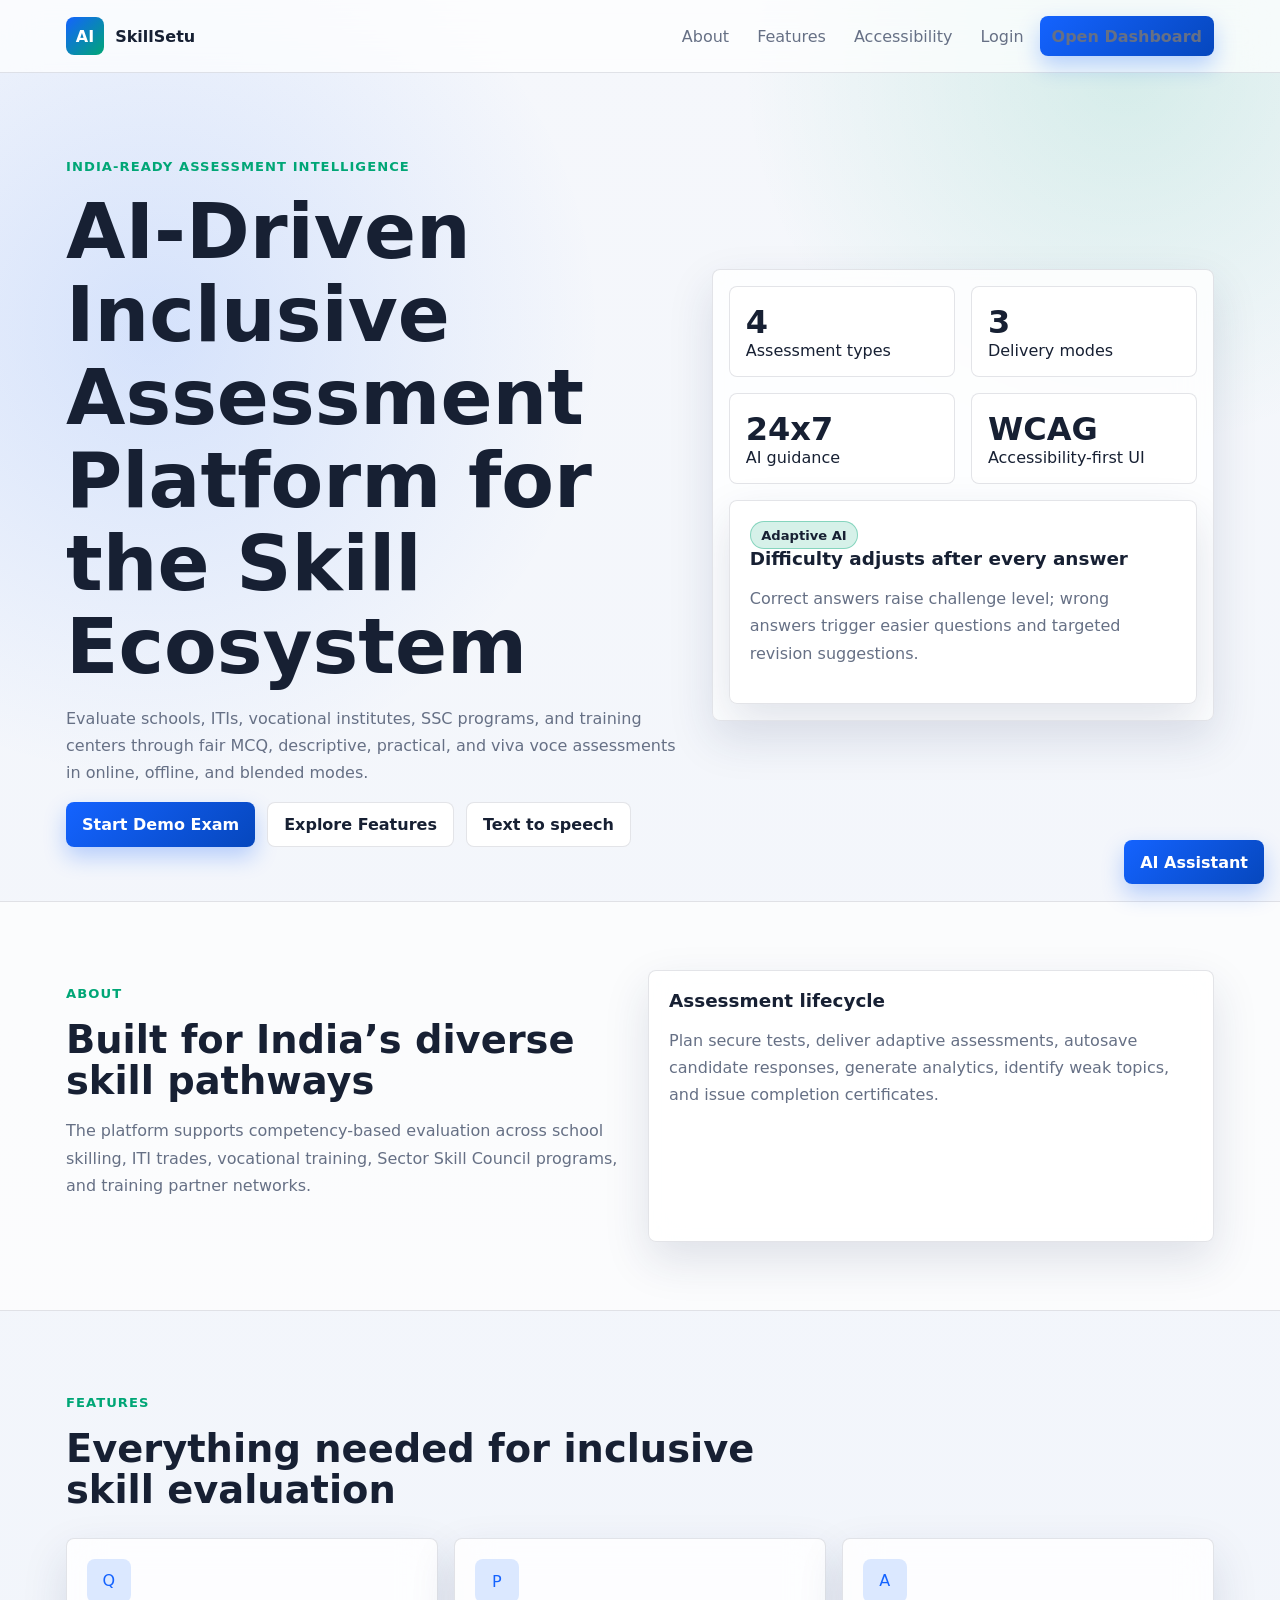
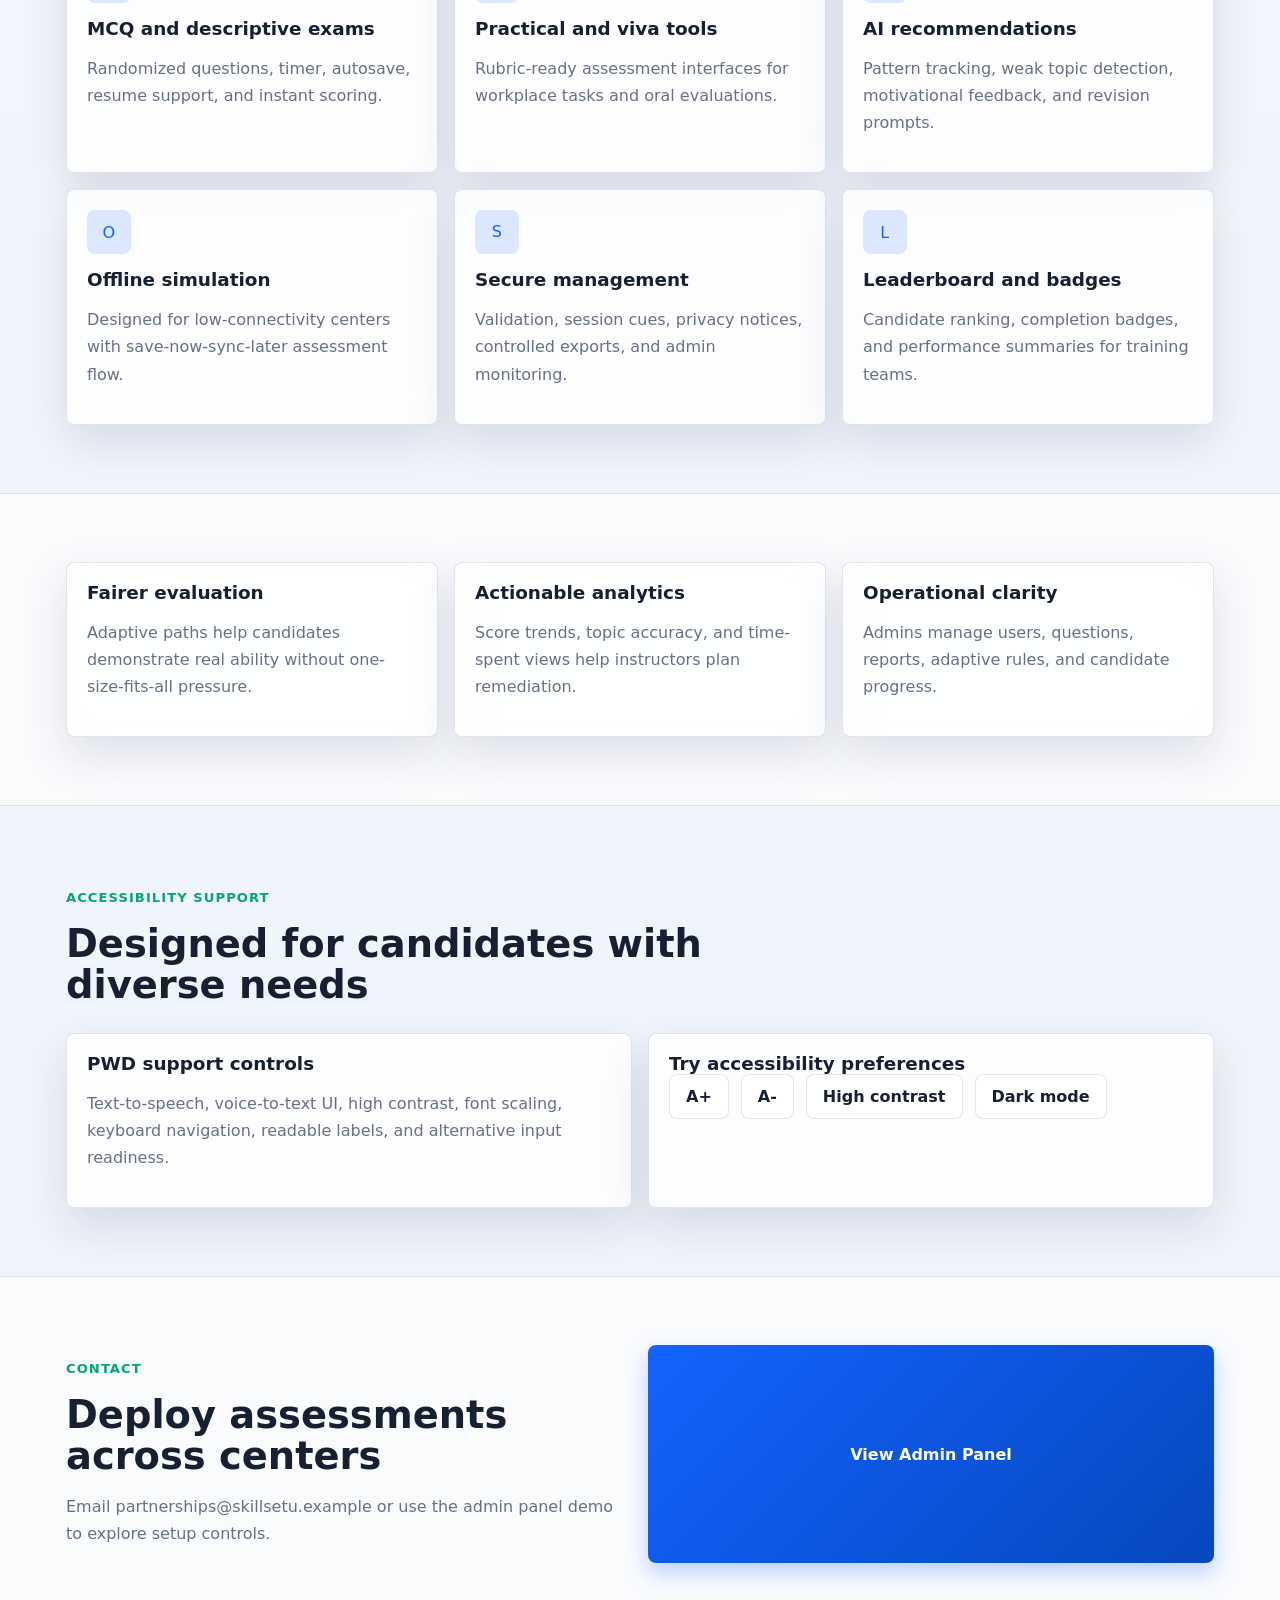
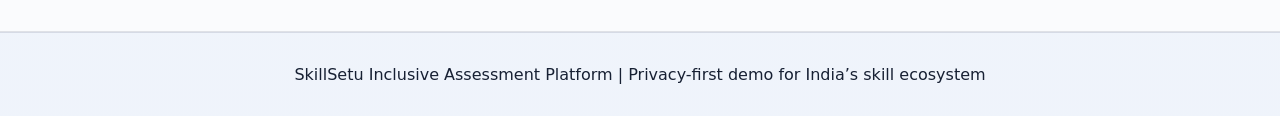
<file: index.html>
<!DOCTYPE html>
<html lang="en">
<head>
  <meta charset="UTF-8">
  <meta name="viewport" content="width=device-width, initial-scale=1.0">
  <title>Inclusive Skill Assessment Platform</title>
  <link rel="stylesheet" href="style.css">
</head>
<body data-page="home">
  <a class="skip-link" href="#main">Skip to main content</a>
  <header class="site-header">
    <nav class="nav" aria-label="Primary navigation">
      <a class="brand" href="index.html"><span class="brand-mark">AI</span><span>SkillSetu</span></a>
      <button class="icon-btn nav-toggle" aria-label="Open menu">Menu</button>
      <ul class="nav-links">
        <li><a href="#about">About</a></li>
        <li><a href="#features">Features</a></li>
        <li><a href="#accessibility">Accessibility</a></li>
        <li><a href="login.html">Login</a></li>
        <li><a class="btn btn-primary" href="dashboard.html">Open Dashboard</a></li>
      </ul>
    </nav>
  </header>

  <main id="main">
    <section class="container hero">
      <div class="hero-copy">
        <p class="eyebrow">India-ready assessment intelligence</p>
        <h1>AI-Driven Inclusive Assessment Platform for the Skill Ecosystem</h1>
        <p>Evaluate schools, ITIs, vocational institutes, SSC programs, and training centers through fair MCQ, descriptive, practical, and viva voce assessments in online, offline, and blended modes.</p>
        <div class="hero-actions">
          <a class="btn btn-primary" href="exam.html">Start Demo Exam</a>
          <a class="btn btn-secondary" href="#features">Explore Features</a>
          <button class="btn btn-secondary" data-tts="SkillSetu supports accessible AI driven assessments for India.">Text to speech</button>
        </div>
      </div>
      <aside class="hero-panel" aria-label="Platform highlights">
        <div class="metric-grid">
          <div class="metric"><strong>4</strong><span>Assessment types</span></div>
          <div class="metric"><strong>3</strong><span>Delivery modes</span></div>
          <div class="metric"><strong>24x7</strong><span>AI guidance</span></div>
          <div class="metric"><strong>WCAG</strong><span>Accessibility-first UI</span></div>
        </div>
        <div class="card" style="margin-top:1rem">
          <span class="badge">Adaptive AI</span>
          <h3>Difficulty adjusts after every answer</h3>
          <p>Correct answers raise challenge level; wrong answers trigger easier questions and targeted revision suggestions.</p>
        </div>
      </aside>
    </section>

    <section id="about" class="band">
      <div class="container grid grid-2">
        <div class="section-head">
          <p class="eyebrow">About</p>
          <h2>Built for India’s diverse skill pathways</h2>
          <p>The platform supports competency-based evaluation across school skilling, ITI trades, vocational training, Sector Skill Council programs, and training partner networks.</p>
        </div>
        <div class="card">
          <h3>Assessment lifecycle</h3>
          <p>Plan secure tests, deliver adaptive assessments, autosave candidate responses, generate analytics, identify weak topics, and issue completion certificates.</p>
        </div>
      </div>
    </section>

    <section id="features" class="container">
      <div class="section-head">
        <p class="eyebrow">Features</p>
        <h2>Everything needed for inclusive skill evaluation</h2>
      </div>
      <div class="grid grid-3">
        <article class="card"><span class="card-icon">Q</span><h3>MCQ and descriptive exams</h3><p>Randomized questions, timer, autosave, resume support, and instant scoring.</p></article>
        <article class="card"><span class="card-icon">P</span><h3>Practical and viva tools</h3><p>Rubric-ready assessment interfaces for workplace tasks and oral evaluations.</p></article>
        <article class="card"><span class="card-icon">A</span><h3>AI recommendations</h3><p>Pattern tracking, weak topic detection, motivational feedback, and revision prompts.</p></article>
        <article class="card"><span class="card-icon">O</span><h3>Offline simulation</h3><p>Designed for low-connectivity centers with save-now-sync-later assessment flow.</p></article>
        <article class="card"><span class="card-icon">S</span><h3>Secure management</h3><p>Validation, session cues, privacy notices, controlled exports, and admin monitoring.</p></article>
        <article class="card"><span class="card-icon">L</span><h3>Leaderboard and badges</h3><p>Candidate ranking, completion badges, and performance summaries for training teams.</p></article>
      </div>
    </section>

    <section class="band">
      <div class="container grid grid-3">
        <article class="card"><h3>Fairer evaluation</h3><p>Adaptive paths help candidates demonstrate real ability without one-size-fits-all pressure.</p></article>
        <article class="card"><h3>Actionable analytics</h3><p>Score trends, topic accuracy, and time-spent views help instructors plan remediation.</p></article>
        <article class="card"><h3>Operational clarity</h3><p>Admins manage users, questions, reports, adaptive rules, and candidate progress.</p></article>
      </div>
    </section>

    <section id="accessibility" class="container">
      <div class="section-head">
        <p class="eyebrow">Accessibility support</p>
        <h2>Designed for candidates with diverse needs</h2>
      </div>
      <div class="grid grid-2">
        <article class="card"><h3>PWD support controls</h3><p>Text-to-speech, voice-to-text UI, high contrast, font scaling, keyboard navigation, readable labels, and alternative input readiness.</p></article>
        <article class="card">
          <h3>Try accessibility preferences</h3>
          <div class="toolbar">
            <button class="btn btn-secondary" data-font="0.1">A+</button>
            <button class="btn btn-secondary" data-font="-0.1">A-</button>
            <button class="btn btn-secondary" data-contrast-toggle>High contrast</button>
            <button class="btn btn-secondary" data-dark-toggle>Dark mode</button>
          </div>
        </article>
      </div>
    </section>

    <section id="contact" class="band">
      <div class="container grid grid-2">
        <div>
          <p class="eyebrow">Contact</p>
          <h2>Deploy assessments across centers</h2>
          <p>Email partnerships@skillsetu.example or use the admin panel demo to explore setup controls.</p>
        </div>
        <a class="btn btn-primary" href="admin.html">View Admin Panel</a>
      </div>
    </section>
  </main>

  <button id="chatBtn" class="btn btn-primary floating-chat">AI Assistant</button>
  <section id="chatbot" class="chatbot" aria-label="AI chatbot assistant">
    <h3>AI Assessment Assistant</h3>
    <div id="chatLog"><p><strong>AI:</strong> Ask about revision, accessibility, or exam readiness.</p></div>
    <form id="chatForm" class="form-row"><input id="chatInput" aria-label="Chat message" placeholder="Type a question"><button class="btn btn-primary">Send</button></form>
  </section>

  <footer>SkillSetu Inclusive Assessment Platform | Privacy-first demo for India’s skill ecosystem</footer>
  <script src="script.js"></script>
</body>
</html>
</file>
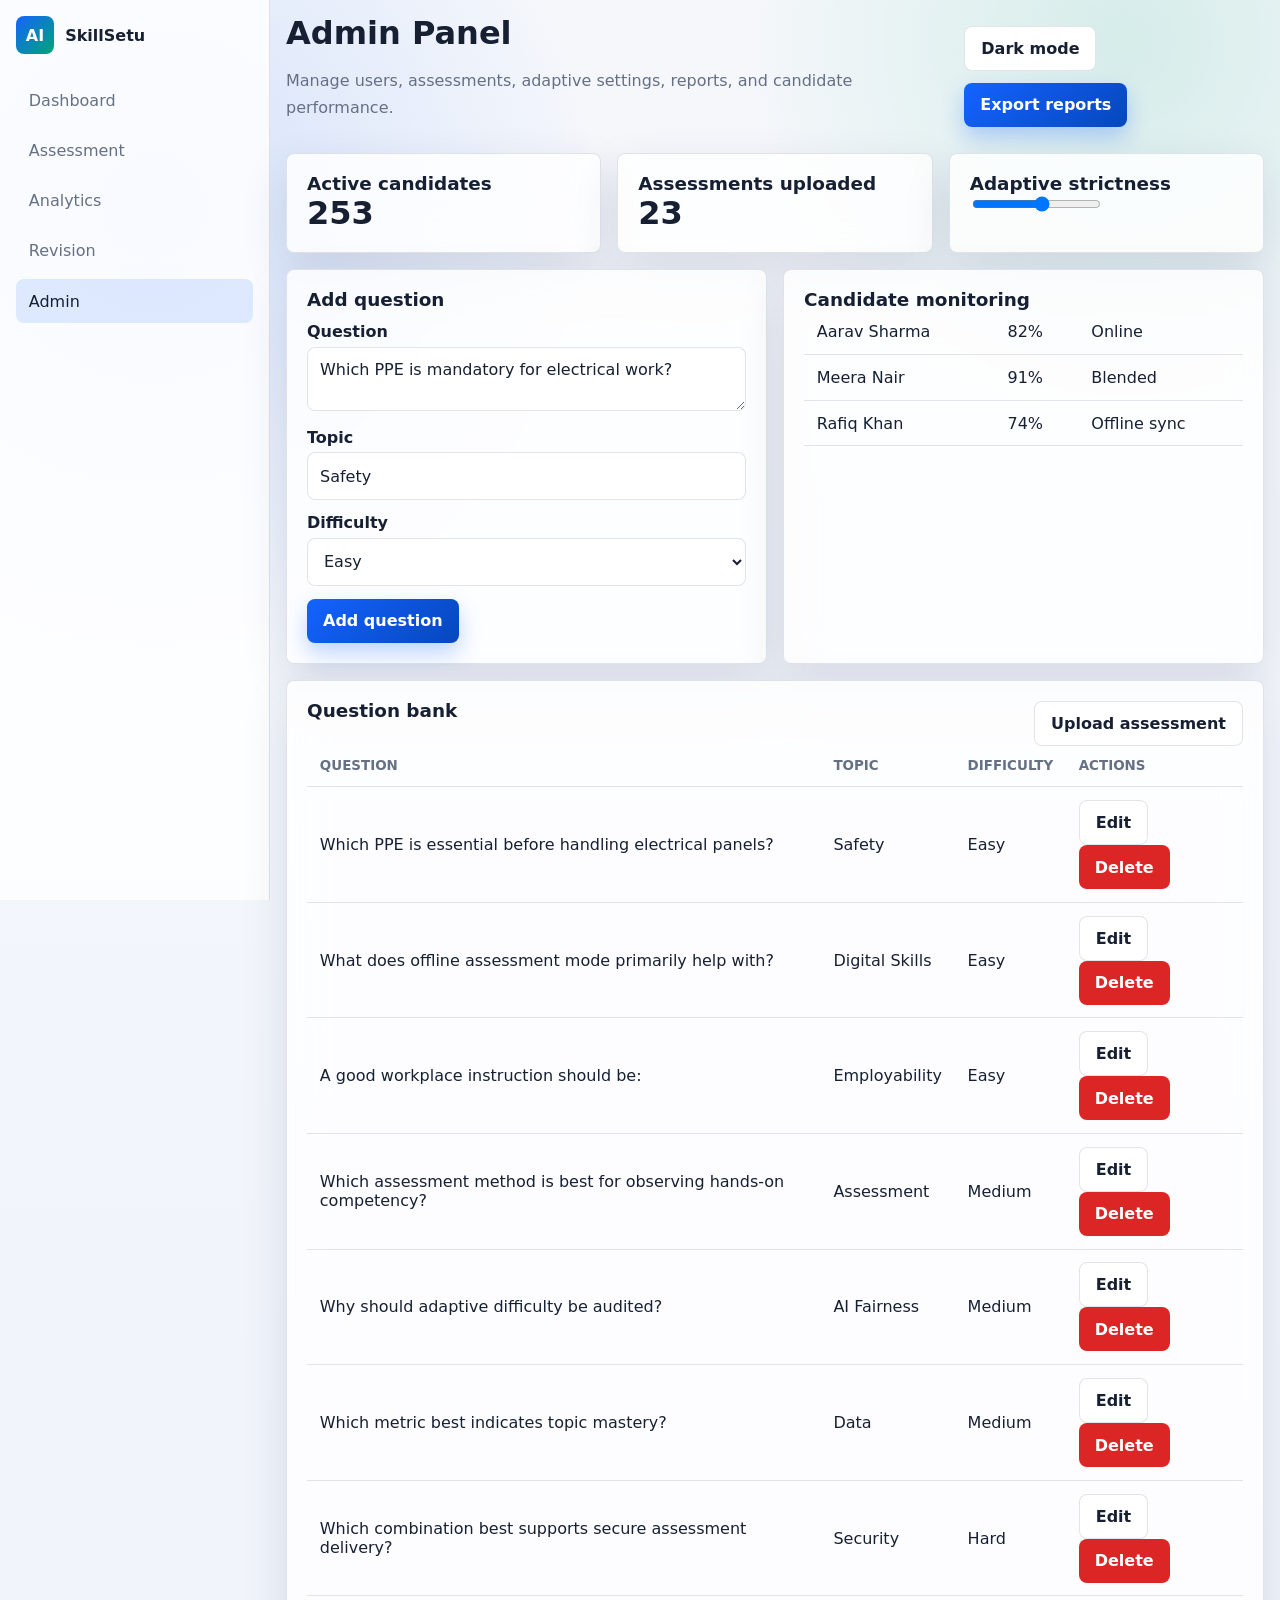
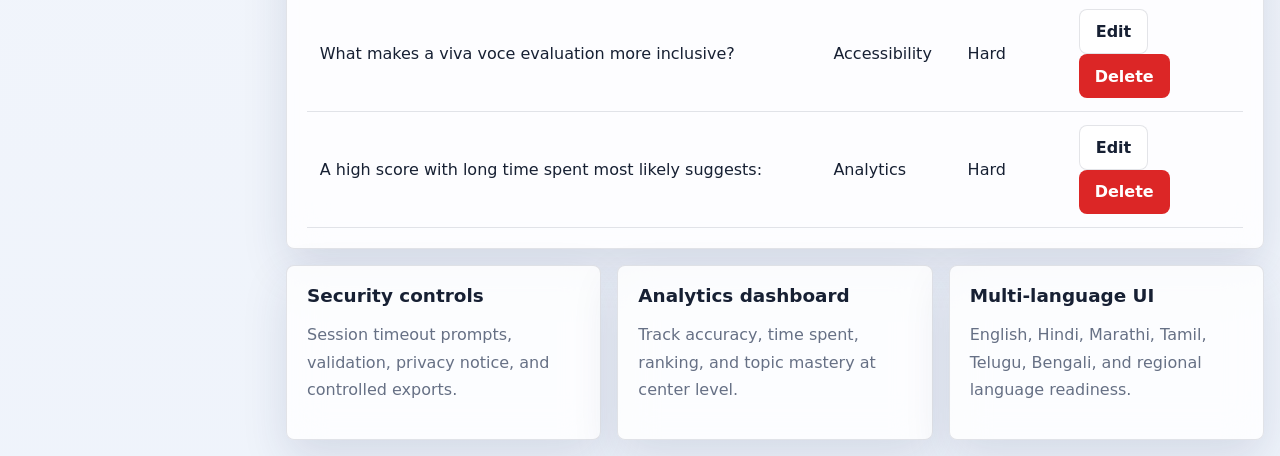
<file: admin.html>
<!DOCTYPE html>
<html lang="en">
<head>
  <meta charset="UTF-8">
  <meta name="viewport" content="width=device-width, initial-scale=1.0">
  <title>Admin Panel | SkillSetu</title>
  <link rel="stylesheet" href="style.css">
</head>
<body data-page="admin">
  <div class="app-layout">
    <aside class="sidebar">
      <a class="brand" href="index.html"><span class="brand-mark">AI</span><span>SkillSetu</span></a>
      <nav class="side-nav"><a href="dashboard.html">Dashboard</a><a href="exam.html">Assessment</a><a href="analytics.html">Analytics</a><a href="revision.html">Revision</a><a class="active" href="admin.html">Admin</a></nav>
    </aside>
    <main class="main">
      <div class="topbar">
        <div><h1 style="font-size:2rem">Admin Panel</h1><p>Manage users, assessments, adaptive settings, reports, and candidate performance.</p></div>
        <div class="toolbar"><button class="btn btn-secondary" data-dark-toggle>Dark mode</button><button class="btn btn-primary">Export reports</button></div>
      </div>

      <section class="grid grid-3">
        <article class="dashboard-card"><h3>Active candidates</h3><div class="stat" data-target="340">0</div></article>
        <article class="dashboard-card"><h3>Assessments uploaded</h3><div class="stat" data-target="28">0</div></article>
        <article class="dashboard-card"><h3>Adaptive strictness</h3><input type="range" min="1" max="10" value="6" aria-label="Adaptive difficulty strictness"></article>
      </section>

      <section class="grid grid-2" style="margin-top:1rem">
        <article class="card">
          <h3>Add question</h3>
          <form id="questionForm">
            <div class="field"><label>Question</label><textarea id="adminQuestion" required>Which PPE is mandatory for electrical work?</textarea></div>
            <div class="field"><label>Topic</label><input id="adminTopic" value="Safety" required></div>
            <div class="field"><label>Difficulty</label><select id="adminDifficulty"><option>Easy</option><option>Medium</option><option>Hard</option></select></div>
            <button class="btn btn-primary">Add question</button>
          </form>
        </article>
        <article class="card">
          <h3>Candidate monitoring</h3>
          <table><tr><td>Aarav Sharma</td><td>82%</td><td>Online</td></tr><tr><td>Meera Nair</td><td>91%</td><td>Blended</td></tr><tr><td>Rafiq Khan</td><td>74%</td><td>Offline sync</td></tr></table>
        </article>
      </section>

      <section class="card" style="margin-top:1rem">
        <div class="toolbar" style="justify-content:space-between"><h3>Question bank</h3><button class="btn btn-secondary">Upload assessment</button></div>
        <div class="table-wrap">
          <table>
            <thead><tr><th>Question</th><th>Topic</th><th>Difficulty</th><th>Actions</th></tr></thead>
            <tbody id="questionTable"></tbody>
          </table>
        </div>
      </section>

      <section class="grid grid-3" style="margin-top:1rem">
        <article class="card"><h3>Security controls</h3><p>Session timeout prompts, validation, privacy notice, and controlled exports.</p></article>
        <article class="card"><h3>Analytics dashboard</h3><p>Track accuracy, time spent, ranking, and topic mastery at center level.</p></article>
        <article class="card"><h3>Multi-language UI</h3><p>English, Hindi, Marathi, Tamil, Telugu, Bengali, and regional language readiness.</p></article>
      </section>
    </main>
  </div>
  <script src="script.js"></script>
</body>
</html>
</file>
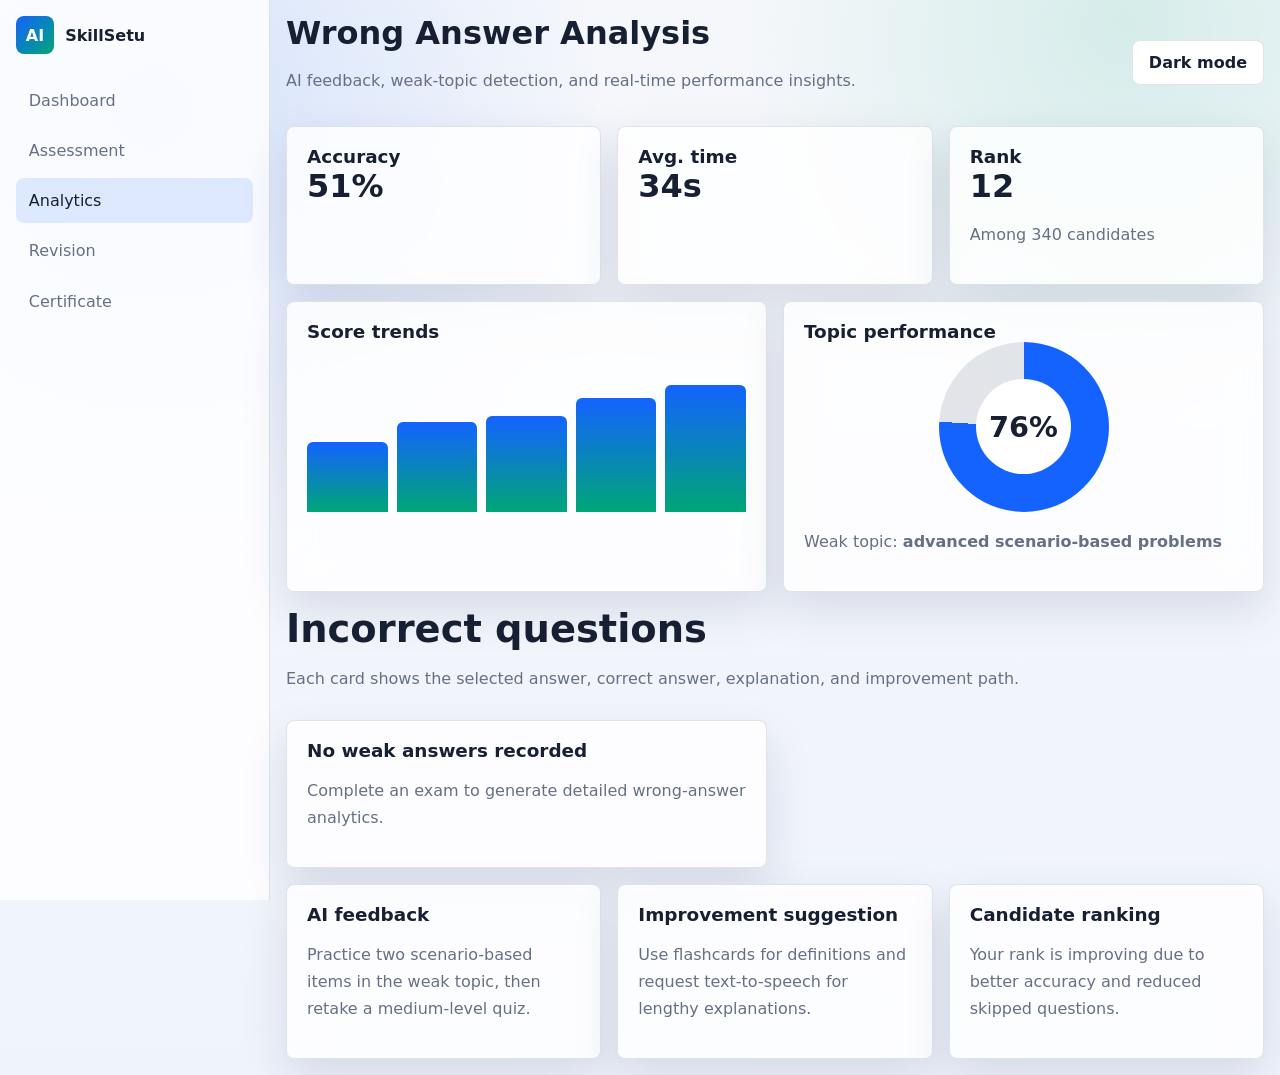
<file: analytics.html>
<!DOCTYPE html>
<html lang="en">
<head>
  <meta charset="UTF-8">
  <meta name="viewport" content="width=device-width, initial-scale=1.0">
  <title>Analytics | SkillSetu</title>
  <link rel="stylesheet" href="style.css">
</head>
<body data-page="analytics">
  <div class="app-layout">
    <aside class="sidebar">
      <a class="brand" href="index.html"><span class="brand-mark">AI</span><span>SkillSetu</span></a>
      <nav class="side-nav"><a href="dashboard.html">Dashboard</a><a href="exam.html">Assessment</a><a class="active" href="analytics.html">Analytics</a><a href="revision.html">Revision</a><a href="certificate.html">Certificate</a></nav>
    </aside>
    <main class="main">
      <div class="topbar">
        <div><h1 style="font-size:2rem">Wrong Answer Analysis</h1><p>AI feedback, weak-topic detection, and real-time performance insights.</p></div>
        <button class="btn btn-secondary" data-dark-toggle>Dark mode</button>
      </div>

      <section class="grid grid-4 grid-3">
        <article class="dashboard-card"><h3>Accuracy</h3><div class="stat" data-target="82" data-suffix="%">0%</div></article>
        <article class="dashboard-card"><h3>Avg. time</h3><div class="stat" data-target="54" data-suffix="s">0s</div></article>
        <article class="dashboard-card"><h3>Rank</h3><div class="stat" data-target="12">0</div><p>Among 340 candidates</p></article>
      </section>

      <section class="grid grid-2" style="margin-top:1rem">
        <article class="dashboard-card">
          <h3>Score trends</h3>
          <div class="chart"><span class="bar" style="height:45%"></span><span class="bar" style="height:58%"></span><span class="bar" style="height:62%"></span><span class="bar" style="height:74%"></span><span class="bar" style="height:82%"></span></div>
        </article>
        <article class="dashboard-card">
          <h3>Topic performance</h3>
          <div class="donut" style="--value:76"><strong>76%</strong></div>
          <p>Weak topic: <strong id="weakTopic">Safety</strong></p>
        </article>
      </section>

      <section style="margin-top:1rem">
        <div class="section-head"><h2>Incorrect questions</h2><p>Each card shows the selected answer, correct answer, explanation, and improvement path.</p></div>
        <div id="wrongList" class="grid grid-2"></div>
      </section>

      <section class="grid grid-3" style="margin-top:1rem">
        <article class="card"><h3>AI feedback</h3><p>Practice two scenario-based items in the weak topic, then retake a medium-level quiz.</p></article>
        <article class="card"><h3>Improvement suggestion</h3><p>Use flashcards for definitions and request text-to-speech for lengthy explanations.</p></article>
        <article class="card"><h3>Candidate ranking</h3><p>Your rank is improving due to better accuracy and reduced skipped questions.</p></article>
      </section>
    </main>
  </div>
  <script src="script.js"></script>
</body>
</html>
</file>
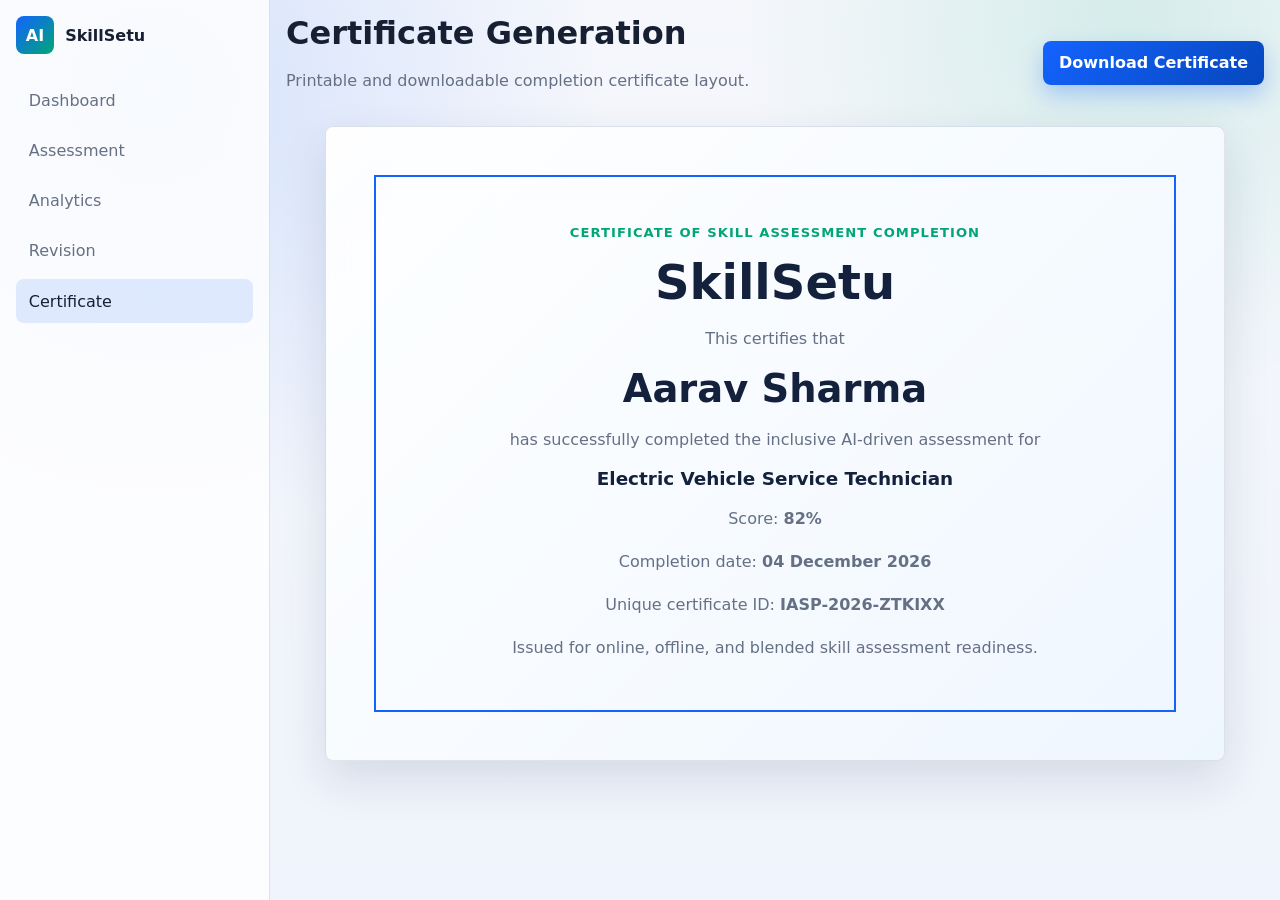
<file: certificate.html>
<!DOCTYPE html>
<html lang="en">
<head>
  <meta charset="UTF-8">
  <meta name="viewport" content="width=device-width, initial-scale=1.0">
  <title>Certificate | SkillSetu</title>
  <link rel="stylesheet" href="style.css">
</head>
<body data-page="certificate">
  <div class="app-layout">
    <aside class="sidebar no-print">
      <a class="brand" href="index.html"><span class="brand-mark">AI</span><span>SkillSetu</span></a>
      <nav class="side-nav"><a href="dashboard.html">Dashboard</a><a href="exam.html">Assessment</a><a href="analytics.html">Analytics</a><a href="revision.html">Revision</a><a class="active" href="certificate.html">Certificate</a></nav>
    </aside>
    <main class="main">
      <div class="topbar no-print">
        <div><h1 style="font-size:2rem">Certificate Generation</h1><p>Printable and downloadable completion certificate layout.</p></div>
        <button id="downloadCert" class="btn btn-primary">Download Certificate</button>
      </div>
      <section class="certificate" aria-label="Completion certificate">
        <div class="certificate-border">
          <p class="eyebrow">Certificate of Skill Assessment Completion</p>
          <h1 style="font-size:3rem">SkillSetu</h1>
          <p>This certifies that</p>
          <h2 id="certName">Candidate Name</h2>
          <p>has successfully completed the inclusive AI-driven assessment for</p>
          <h3 id="certCourse">Course Name</h3>
          <p>Score: <strong id="certScore">82%</strong></p>
          <p>Completion date: <strong id="certDate"></strong></p>
          <p>Unique certificate ID: <strong id="certId"></strong></p>
          <p>Issued for online, offline, and blended skill assessment readiness.</p>
        </div>
      </section>
    </main>
  </div>
  <script src="script.js"></script>
</body>
</html>
</file>
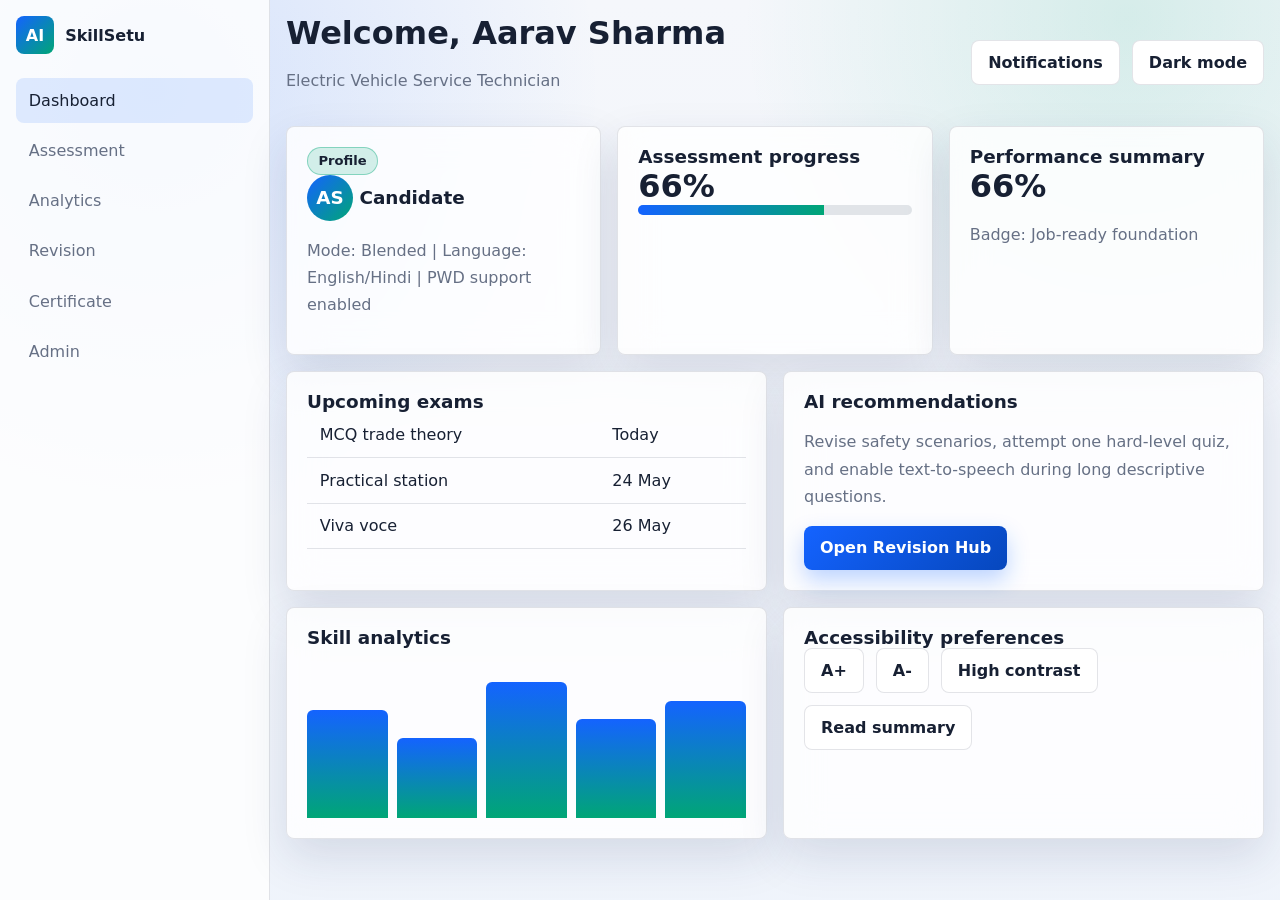
<file: dashboard.html>
<!DOCTYPE html>
<html lang="en">
<head>
  <meta charset="UTF-8">
  <meta name="viewport" content="width=device-width, initial-scale=1.0">
  <title>Dashboard | SkillSetu</title>
  <link rel="stylesheet" href="style.css">
</head>
<body data-page="dashboard">
  <a class="skip-link" href="#main">Skip to main content</a>
  <div class="app-layout">
    <aside class="sidebar">
      <a class="brand" href="index.html"><span class="brand-mark">AI</span><span>SkillSetu</span></a>
      <nav class="side-nav" aria-label="Dashboard navigation">
        <a class="active" href="dashboard.html">Dashboard</a>
        <a href="exam.html">Assessment</a>
        <a href="analytics.html">Analytics</a>
        <a href="revision.html">Revision</a>
        <a href="certificate.html">Certificate</a>
        <a href="admin.html">Admin</a>
      </nav>
    </aside>
    <main id="main" class="main">
      <div class="topbar">
        <div><h1 style="font-size:2rem">Welcome, <span class="candidate-name"></span></h1><p class="candidate-course"></p></div>
        <div class="toolbar">
          <button id="notifyBtn" class="btn btn-secondary">Notifications</button>
          <button class="btn btn-secondary" data-dark-toggle>Dark mode</button>
        </div>
      </div>

      <section class="grid grid-3">
        <article class="dashboard-card"><span class="badge">Profile</span><h3><span class="avatar">AS</span> Candidate</h3><p>Mode: Blended | Language: English/Hindi | PWD support enabled</p></article>
        <article class="dashboard-card"><h3>Assessment progress</h3><div class="stat" data-target="68" data-suffix="%">0%</div><div class="progress"><span style="width:68%"></span></div></article>
        <article class="dashboard-card"><h3>Performance summary</h3><div class="stat" data-target="82" data-suffix="%">0%</div><p>Badge: Job-ready foundation</p></article>
      </section>

      <section class="grid grid-2" style="margin-top:1rem">
        <article class="dashboard-card">
          <h3>Upcoming exams</h3>
          <table><tr><td>MCQ trade theory</td><td>Today</td></tr><tr><td>Practical station</td><td>24 May</td></tr><tr><td>Viva voce</td><td>26 May</td></tr></table>
        </article>
        <article class="dashboard-card">
          <h3>AI recommendations</h3>
          <p>Revise safety scenarios, attempt one hard-level quiz, and enable text-to-speech during long descriptive questions.</p>
          <a class="btn btn-primary" href="revision.html">Open Revision Hub</a>
        </article>
      </section>

      <section class="grid grid-2" style="margin-top:1rem">
        <article class="dashboard-card"><h3>Skill analytics</h3><div class="chart" aria-label="Skill chart"><span class="bar" style="height:70%"></span><span class="bar" style="height:52%"></span><span class="bar" style="height:88%"></span><span class="bar" style="height:64%"></span><span class="bar" style="height:76%"></span></div></article>
        <article class="dashboard-card">
          <h3>Accessibility preferences</h3>
          <div class="toolbar">
            <button class="btn btn-secondary" data-font="0.1">A+</button>
            <button class="btn btn-secondary" data-font="-0.1">A-</button>
            <button class="btn btn-secondary" data-contrast-toggle>High contrast</button>
            <button class="btn btn-secondary" data-tts="Dashboard summary. Your progress is sixty eight percent and your score trend is improving.">Read summary</button>
          </div>
        </article>
      </section>
    </main>
  </div>
  <section id="notificationPanel" class="notification-panel"><h3>Notifications</h3><p>Autosave enabled for exam resume.</p><p>Offline pack synced for practical assessment.</p></section>
  <script src="script.js"></script>
</body>
</html>
</file>
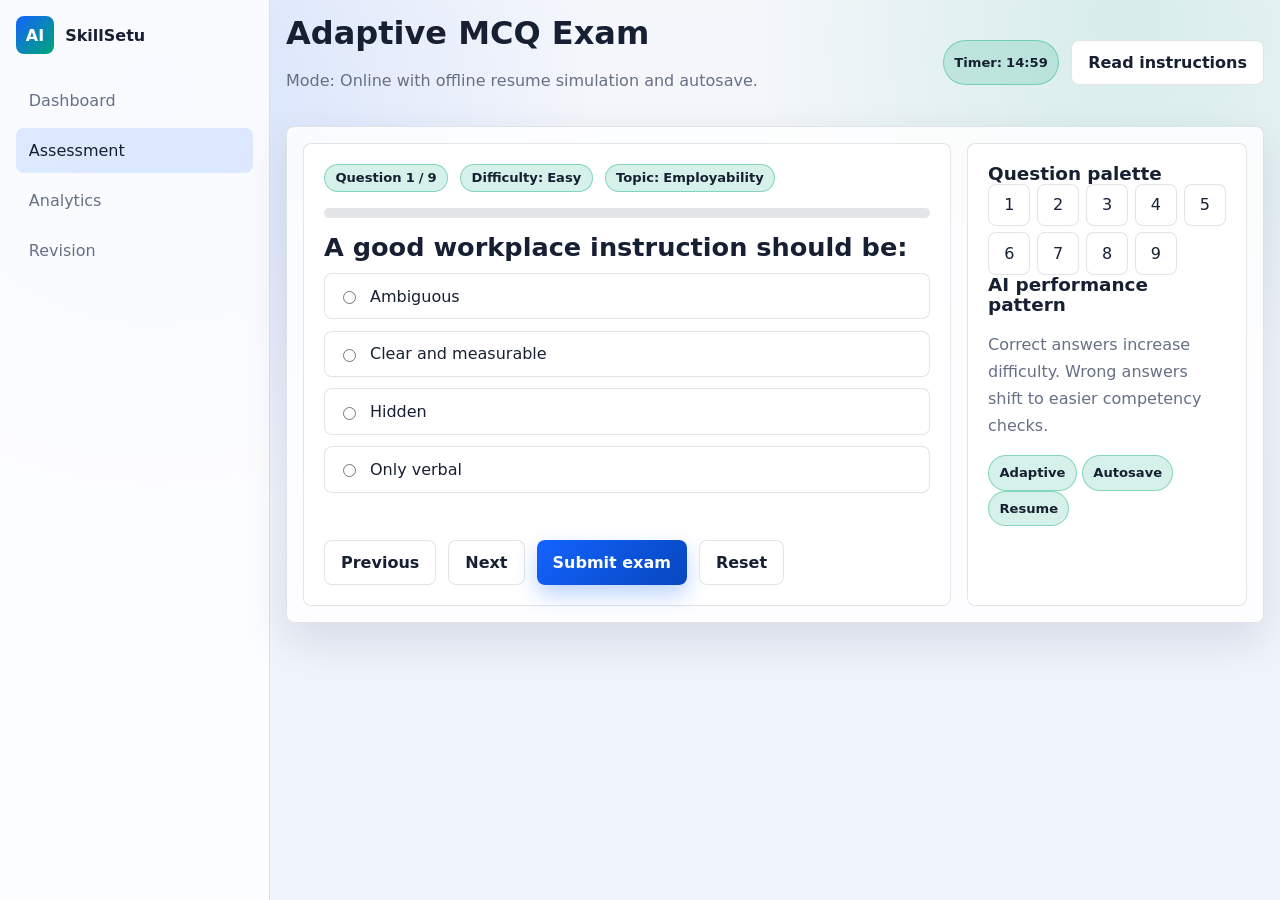
<file: exam.html>
<!DOCTYPE html>
<html lang="en">
<head>
  <meta charset="UTF-8">
  <meta name="viewport" content="width=device-width, initial-scale=1.0">
  <title>Adaptive Exam | SkillSetu</title>
  <link rel="stylesheet" href="style.css?v=5">
</head>
<body data-page="exam">
  <div class="app-layout">
    <aside class="sidebar">
      <a class="brand" href="index.html"><span class="brand-mark">AI</span><span>SkillSetu</span></a>
      <nav class="side-nav"><a href="dashboard.html">Dashboard</a><a class="active" href="exam.html">Assessment</a><a href="analytics.html">Analytics</a><a href="revision.html">Revision</a></nav>
    </aside>
    <main class="main">
      <div class="topbar">
        <div><h1 style="font-size:2rem">Adaptive MCQ Exam</h1><p>Mode: Online with offline resume simulation and autosave.</p></div>
        <div class="toolbar"><span class="badge">Timer: <strong id="timer">15:00</strong></span><button class="btn btn-secondary" data-tts="Read the question carefully and choose one option.">Read instructions</button></div>
      </div>
      <div id="examResult" aria-live="polite"></div>
      <section class="exam-shell" aria-live="polite">
        <div class="question-box">
          <div class="toolbar"><span class="badge">Question <span id="questionNumber">1</span> / <span id="totalQuestions">0</span></span><span class="badge">Difficulty: <span id="difficulty">Easy</span></span><span class="badge">Topic: <span id="topic">Safety</span></span></div>
          <div class="progress" style="margin:1rem 0"><span id="progressBar" style="width:0%"></span></div>
          <h2 id="questionText" style="font-size:1.6rem"></h2>
          <div id="options" role="radiogroup" aria-label="Answer options"></div>
          <p id="examMessage" class="error" aria-live="polite"></p>
          <div class="toolbar"><button id="prevQuestion" class="btn btn-secondary">Previous</button><button id="nextQuestion" class="btn btn-secondary">Next</button><button id="submitExam" class="btn btn-primary">Submit exam</button><button id="resetExam" class="btn btn-secondary" type="button">Reset</button></div>
        </div>
        <aside class="question-box">
          <h3>Question palette</h3>
          <div id="palette" class="palette"></div>
          <h3>AI performance pattern</h3>
          <p>Correct answers increase difficulty. Wrong answers shift to easier competency checks.</p>
          <p><span class="badge">Adaptive</span> <span class="badge">Autosave</span> <span class="badge">Resume</span></p>
        </aside>
      </section>
    </main>
  </div>
  <script src="script.js?v=5"></script>
</body>
</html>
</file>
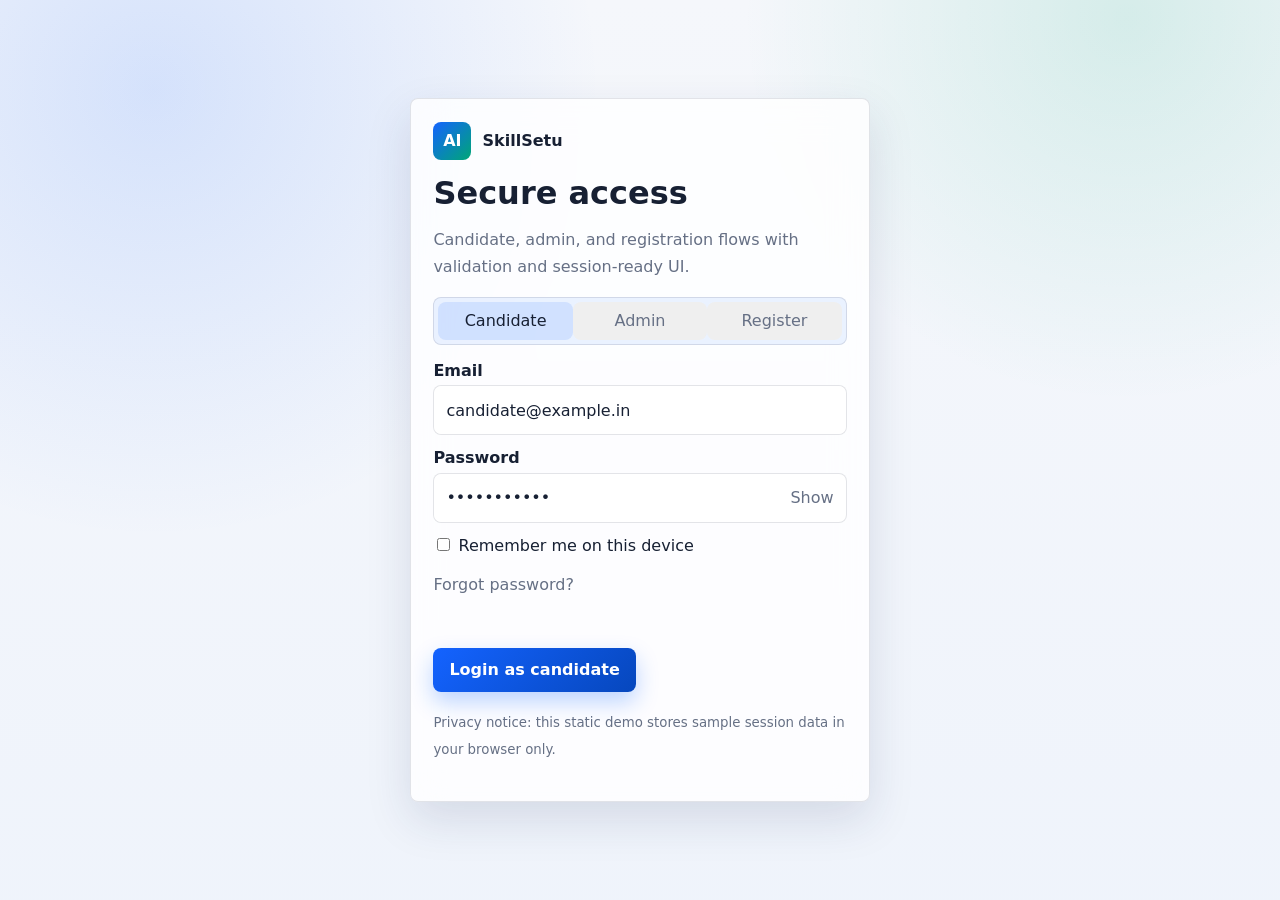
<file: login.html>
<!DOCTYPE html>
<html lang="en">
<head>
  <meta charset="UTF-8">
  <meta name="viewport" content="width=device-width, initial-scale=1.0">
  <title>Login | SkillSetu</title>
  <link rel="stylesheet" href="style.css">
</head>
<body class="auth-page" data-page="login">
  <main class="auth-card" aria-labelledby="loginTitle">
    <a class="brand" href="index.html"><span class="brand-mark">AI</span><span>SkillSetu</span></a>
    <h1 id="loginTitle" style="font-size:2rem;margin-top:1rem">Secure access</h1>
    <p>Candidate, admin, and registration flows with validation and session-ready UI.</p>
    <div class="tabs" role="tablist">
      <button class="tab-btn active" data-tab="candidateForm" type="button">Candidate</button>
      <button class="tab-btn" data-tab="adminForm" type="button">Admin</button>
      <button class="tab-btn" data-tab="registerForm" type="button">Register</button>
    </div>

    <form id="candidateForm" class="auth-form active" data-role="candidate">
      <div class="field"><label>Email</label><div class="input-wrap"><input type="email" value="candidate@example.in" required></div></div>
      <div class="field"><label>Password</label><div class="input-wrap"><input type="password" value="SkillIndia1" data-password-field required><button type="button" class="toggle-password">Show</button></div></div>
      <label><input type="checkbox"> Remember me on this device</label>
      <p><a href="#">Forgot password?</a></p>
      <p class="error" aria-live="polite"></p>
      <button class="btn btn-primary" type="submit">Login as candidate</button>
    </form>

    <form id="adminForm" class="auth-form" data-role="admin">
      <div class="field"><label>Admin email</label><div class="input-wrap"><input type="email" value="admin@skillsetu.in" required></div></div>
      <div class="field"><label>Password</label><div class="input-wrap"><input type="password" value="Admin2026" data-password-field required><button type="button" class="toggle-password">Show</button></div></div>
      <label><input type="checkbox"> Keep session active for this shift</label>
      <p class="error" aria-live="polite"></p>
      <button class="btn btn-primary" type="submit">Login as admin</button>
    </form>

    <form id="registerForm" class="auth-form" data-role="candidate">
      <div class="field"><label>Full name</label><div class="input-wrap"><input id="registerName" type="text" value="Aarav Sharma" required></div></div>
      <div class="field"><label>Email</label><div class="input-wrap"><input type="email" value="new.candidate@example.in" required></div></div>
      <div class="field"><label>Course</label><div class="input-wrap"><input id="registerCourse" type="text" value="Solar PV Installer" required></div></div>
      <div class="field"><label>Password</label><div class="input-wrap"><input type="password" value="Candidate1" data-password-field required><button type="button" class="toggle-password">Show</button></div></div>
      <p class="error" aria-live="polite"></p>
      <button class="btn btn-success" type="submit">Create account</button>
    </form>
    <p><small>Privacy notice: this static demo stores sample session data in your browser only.</small></p>
  </main>
  <script src="script.js"></script>
</body>
</html>
</file>
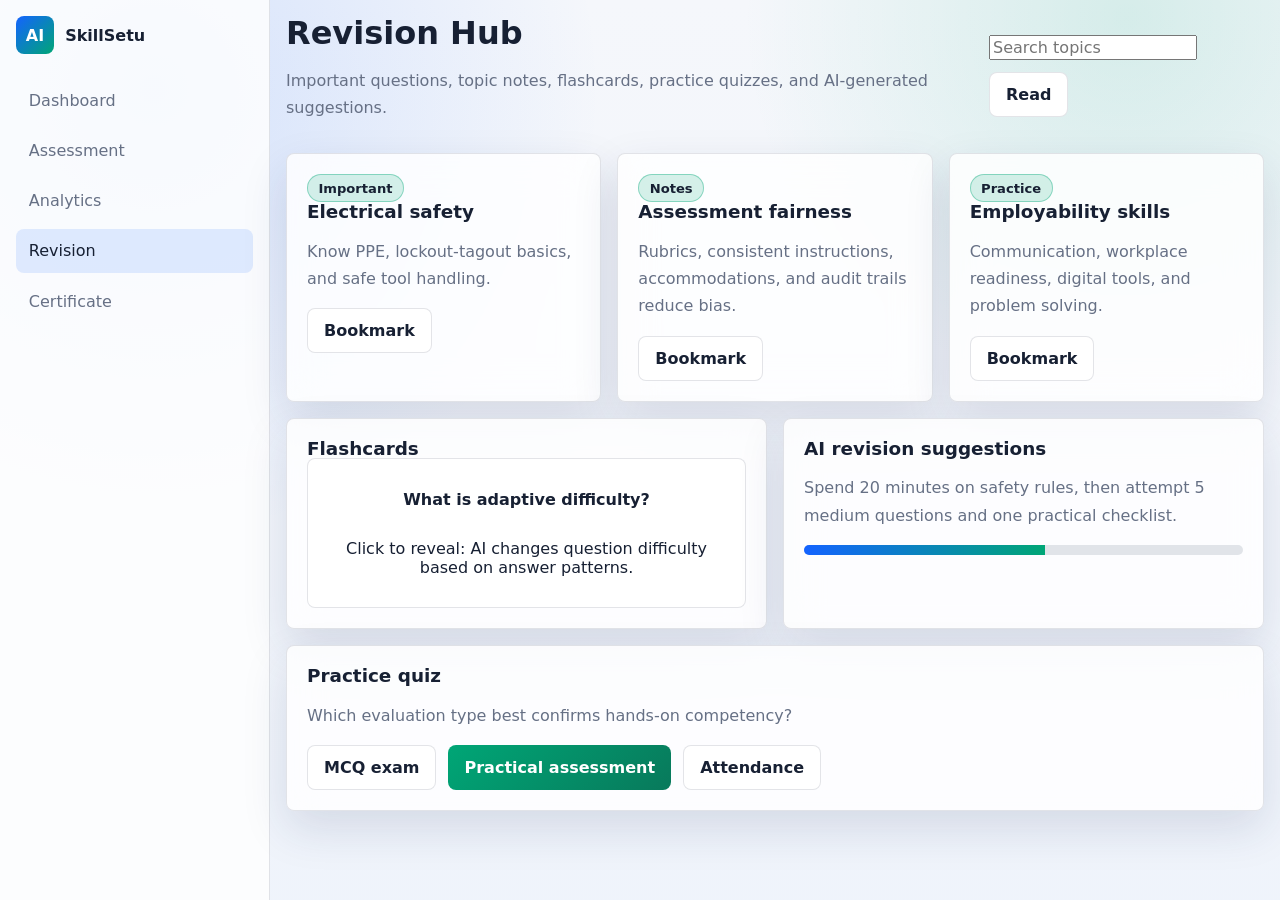
<file: revision.html>
<!DOCTYPE html>
<html lang="en">
<head>
  <meta charset="UTF-8">
  <meta name="viewport" content="width=device-width, initial-scale=1.0">
  <title>Revision Hub | SkillSetu</title>
  <link rel="stylesheet" href="style.css">
</head>
<body data-page="revision">
  <div class="app-layout">
    <aside class="sidebar">
      <a class="brand" href="index.html"><span class="brand-mark">AI</span><span>SkillSetu</span></a>
      <nav class="side-nav"><a href="dashboard.html">Dashboard</a><a href="exam.html">Assessment</a><a href="analytics.html">Analytics</a><a class="active" href="revision.html">Revision</a><a href="certificate.html">Certificate</a></nav>
    </aside>
    <main class="main">
      <div class="topbar">
        <div><h1 style="font-size:2rem">Revision Hub</h1><p>Important questions, topic notes, flashcards, practice quizzes, and AI-generated suggestions.</p></div>
        <div class="toolbar"><input id="revisionSearch" aria-label="Search revision content" placeholder="Search topics"><button class="btn btn-secondary" data-tts="Revision hub contains important questions, notes, flashcards, and practice quizzes.">Read</button></div>
      </div>

      <section class="grid grid-3">
        <article class="card revision-item"><span class="badge">Important</span><h3>Electrical safety</h3><p>Know PPE, lockout-tagout basics, and safe tool handling.</p><button class="btn btn-secondary bookmark">Bookmark</button></article>
        <article class="card revision-item"><span class="badge">Notes</span><h3>Assessment fairness</h3><p>Rubrics, consistent instructions, accommodations, and audit trails reduce bias.</p><button class="btn btn-secondary bookmark">Bookmark</button></article>
        <article class="card revision-item"><span class="badge">Practice</span><h3>Employability skills</h3><p>Communication, workplace readiness, digital tools, and problem solving.</p><button class="btn btn-secondary bookmark">Bookmark</button></article>
      </section>

      <section class="grid grid-2" style="margin-top:1rem">
        <article class="card">
          <h3>Flashcards</h3>
          <div class="flashcard" tabindex="0" role="button" aria-label="Flip flashcard">
            <div class="flash-inner"><strong>What is adaptive difficulty?</strong><span>Click to reveal: AI changes question difficulty based on answer patterns.</span></div>
          </div>
        </article>
        <article class="card">
          <h3>AI revision suggestions</h3>
          <p>Spend 20 minutes on safety rules, then attempt 5 medium questions and one practical checklist.</p>
          <div class="progress"><span style="width:55%"></span></div>
        </article>
      </section>

      <section class="card" style="margin-top:1rem">
        <h3>Practice quiz</h3>
        <p>Which evaluation type best confirms hands-on competency?</p>
        <div class="toolbar"><button class="btn btn-secondary">MCQ exam</button><button class="btn btn-success">Practical assessment</button><button class="btn btn-secondary">Attendance</button></div>
      </section>
    </main>
  </div>
  <script src="script.js"></script>
</body>
</html>
</file>
<file: style.css>
:root {
  --bg: #f5f7fb;
  --panel: rgba(255, 255, 255, 0.82);
  --panel-strong: #ffffff;
  --text: #172033;
  --muted: #667085;
  --brand: #1463ff;
  --brand-2: #00a676;
  --accent: #f59e0b;
  --danger: #dc2626;
  --border: rgba(25, 38, 65, 0.12);
  --shadow: 0 18px 45px rgba(28, 45, 90, 0.13);
  --radius: 8px;
  --font-scale: 1;
  color-scheme: light;
}

body.dark {
  --bg: #0e1424;
  --panel: rgba(20, 30, 50, 0.84);
  --panel-strong: #151f34;
  --text: #eef4ff;
  --muted: #a8b3c7;
  --border: rgba(232, 240, 255, 0.16);
  --shadow: 0 18px 50px rgba(0, 0, 0, 0.32);
  color-scheme: dark;
}

body.high-contrast {
  --bg: #000;
  --panel: #000;
  --panel-strong: #000;
  --text: #fff;
  --muted: #fff;
  --brand: #00e5ff;
  --brand-2: #7cff00;
  --accent: #ffd400;
  --border: #fff;
  --shadow: none;
}

* {
  box-sizing: border-box;
}

html {
  scroll-behavior: smooth;
}

body {
  margin: 0;
  font-family: Inter, ui-sans-serif, system-ui, -apple-system, BlinkMacSystemFont, "Segoe UI", sans-serif;
  background:
    radial-gradient(circle at 12% 10%, rgba(20, 99, 255, 0.14), transparent 28rem),
    radial-gradient(circle at 88% 2%, rgba(0, 166, 118, 0.13), transparent 24rem),
    linear-gradient(180deg, var(--bg), #eef3fb 120%);
  color: var(--text);
  font-size: calc(16px * var(--font-scale));
  min-height: 100vh;
  overflow-x: hidden;
}

body.dark {
  background:
    radial-gradient(circle at 12% 10%, rgba(20, 99, 255, 0.23), transparent 28rem),
    radial-gradient(circle at 88% 2%, rgba(0, 166, 118, 0.18), transparent 24rem),
    linear-gradient(180deg, var(--bg), #111a2f 120%);
}

a {
  color: inherit;
  text-decoration: none;
}

button,
input,
select,
textarea {
  font: inherit;
}

button,
.btn {
  border: 0;
  border-radius: var(--radius);
  cursor: pointer;
}

:focus-visible {
  outline: 3px solid var(--accent);
  outline-offset: 3px;
}

.skip-link {
  background: var(--accent);
  color: #111;
  left: 1rem;
  padding: 0.75rem 1rem;
  position: absolute;
  top: -5rem;
  z-index: 99;
}

.skip-link:focus {
  top: 1rem;
}

.site-header {
  position: sticky;
  top: 0;
  z-index: 50;
  backdrop-filter: blur(18px);
  background: color-mix(in srgb, var(--panel) 84%, transparent);
  border-bottom: 1px solid var(--border);
}

.nav {
  align-items: center;
  display: flex;
  gap: 1rem;
  justify-content: space-between;
  margin: 0 auto;
  max-width: 1180px;
  min-height: 72px;
  padding: 0 1rem;
}

.brand {
  align-items: center;
  display: flex;
  font-weight: 800;
  gap: 0.7rem;
  letter-spacing: 0;
}

.brand-mark {
  align-items: center;
  background: linear-gradient(135deg, var(--brand), var(--brand-2));
  border-radius: 8px;
  color: white;
  display: inline-flex;
  height: 38px;
  justify-content: center;
  width: 38px;
}

.nav-links {
  align-items: center;
  display: flex;
  gap: 0.25rem;
  list-style: none;
  margin: 0;
  padding: 0;
}

.nav-links a,
.icon-btn,
.tab-btn {
  align-items: center;
  border-radius: var(--radius);
  color: var(--muted);
  display: inline-flex;
  min-height: 40px;
  padding: 0.55rem 0.75rem;
}

.nav-links a:hover,
.nav-links a.active,
.icon-btn:hover,
.tab-btn.active {
  background: color-mix(in srgb, var(--brand) 12%, transparent);
  color: var(--text);
}

.nav-toggle {
  display: none;
}

.btn {
  align-items: center;
  display: inline-flex;
  font-weight: 700;
  gap: 0.45rem;
  justify-content: center;
  min-height: 44px;
  padding: 0.75rem 1rem;
  transition: transform 0.2s ease, box-shadow 0.2s ease;
}

.btn:hover {
  transform: translateY(-2px);
}

.btn-primary {
  background: linear-gradient(135deg, var(--brand), #0647bd);
  box-shadow: 0 10px 22px rgba(20, 99, 255, 0.28);
  color: white;
}

.btn-secondary {
  background: var(--panel-strong);
  border: 1px solid var(--border);
  color: var(--text);
}

.btn-success {
  background: linear-gradient(135deg, var(--brand-2), #08795b);
  color: white;
}

.btn-danger {
  background: var(--danger);
  color: white;
}

.container {
  margin: 0 auto;
  max-width: 1180px;
  padding: 4.25rem 1rem;
}

.hero {
  display: grid;
  gap: 2rem;
  grid-template-columns: minmax(0, 1.1fr) minmax(320px, 0.9fr);
  min-height: calc(100vh - 72px);
  padding-bottom: 3rem;
  padding-top: 4rem;
}

.eyebrow {
  color: var(--brand-2);
  font-size: 0.82rem;
  font-weight: 800;
  letter-spacing: 0.08em;
  text-transform: uppercase;
}

h1,
h2,
h3 {
  letter-spacing: 0;
  line-height: 1.08;
  margin: 0;
}

h1 {
  font-size: clamp(2.4rem, 6vw, 5.2rem);
}

h2 {
  font-size: clamp(1.8rem, 3vw, 3rem);
}

h3 {
  font-size: 1.15rem;
}

p {
  color: var(--muted);
  line-height: 1.7;
}

.hero-copy {
  align-self: center;
}

.hero-actions,
.cluster,
.form-row,
.toolbar {
  display: flex;
  flex-wrap: wrap;
  gap: 0.75rem;
}

.hero-panel,
.card,
.auth-card,
.dashboard-card,
.exam-shell,
.certificate {
  background: var(--panel);
  border: 1px solid var(--border);
  border-radius: var(--radius);
  box-shadow: var(--shadow);
  backdrop-filter: blur(18px);
}

.hero-panel {
  align-self: center;
  overflow: hidden;
  padding: 1rem;
}

.metric-grid,
.grid {
  display: grid;
  gap: 1rem;
}

.metric-grid {
  grid-template-columns: repeat(2, minmax(0, 1fr));
}

.metric {
  background: var(--panel-strong);
  border: 1px solid var(--border);
  border-radius: var(--radius);
  padding: 1rem;
}

.metric strong {
  display: block;
  font-size: 2rem;
}

.grid-3 {
  grid-template-columns: repeat(3, minmax(0, 1fr));
}

.grid-2 {
  grid-template-columns: repeat(2, minmax(0, 1fr));
}

.card,
.dashboard-card {
  padding: 1.25rem;
}

.card-icon {
  align-items: center;
  background: color-mix(in srgb, var(--brand) 14%, transparent);
  border-radius: 8px;
  color: var(--brand);
  display: inline-flex;
  height: 44px;
  justify-content: center;
  margin-bottom: 1rem;
  width: 44px;
}

.section-head {
  margin-bottom: 1.7rem;
  max-width: 760px;
}

.band {
  background: color-mix(in srgb, var(--panel-strong) 68%, transparent);
  border-block: 1px solid var(--border);
}

.auth-page {
  display: grid;
  min-height: 100vh;
  place-items: center;
  padding: 1rem;
}

.auth-card {
  max-width: 460px;
  overflow: hidden;
  padding: 1.4rem;
  width: 100%;
}

.tabs {
  background: color-mix(in srgb, var(--brand) 8%, transparent);
  border: 1px solid var(--border);
  border-radius: var(--radius);
  display: grid;
  grid-template-columns: repeat(3, 1fr);
  margin: 1rem 0;
  padding: 0.25rem;
}

.tab-btn {
  justify-content: center;
  min-height: 38px;
}

.auth-form {
  animation: fadeUp 0.35s ease both;
  display: none;
}

.auth-form.active {
  display: block;
}

.field {
  margin: 0.8rem 0;
}

.field label {
  color: var(--text);
  display: block;
  font-weight: 700;
  margin-bottom: 0.35rem;
}

.input-wrap {
  align-items: center;
  background: var(--panel-strong);
  border: 1px solid var(--border);
  border-radius: var(--radius);
  display: flex;
  min-height: 48px;
  overflow: hidden;
}

.input-wrap input,
.input-wrap select,
.field textarea,
.field input,
.field select {
  background: var(--panel-strong);
  border: 1px solid var(--border);
  border-radius: var(--radius);
  color: var(--text);
  min-height: 48px;
  padding: 0.75rem;
  width: 100%;
}

.input-wrap input {
  border: 0;
}

.input-wrap button {
  background: transparent;
  color: var(--muted);
  min-height: 48px;
  padding: 0 0.75rem;
}

.error {
  color: var(--danger);
  font-size: 0.88rem;
  min-height: 1.2rem;
}

.app-layout {
  display: grid;
  grid-template-columns: 270px minmax(0, 1fr);
  min-height: 100vh;
  width: 100%;
}

.sidebar {
  background: var(--panel);
  border-right: 1px solid var(--border);
  padding: 1rem;
  position: sticky;
  top: 0;
  height: 100vh;
  min-width: 0;
}

.side-nav {
  display: grid;
  gap: 0.35rem;
  margin-top: 1.5rem;
}

.side-nav a {
  align-items: center;
  border-radius: var(--radius);
  color: var(--muted);
  display: flex;
  gap: 0.65rem;
  padding: 0.8rem;
}

.side-nav a.active,
.side-nav a:hover {
  background: color-mix(in srgb, var(--brand) 12%, transparent);
  color: var(--text);
}

.main {
  min-width: 0;
  padding: 1rem;
}

.topbar {
  align-items: center;
  display: flex;
  gap: 1rem;
  justify-content: space-between;
  margin-bottom: 1rem;
}

.avatar {
  align-items: center;
  background: linear-gradient(135deg, var(--brand), var(--brand-2));
  border-radius: 50%;
  color: white;
  display: inline-flex;
  font-weight: 800;
  height: 46px;
  justify-content: center;
  width: 46px;
}

.stat {
  font-size: 2rem;
  font-weight: 850;
}

.progress {
  background: color-mix(in srgb, var(--muted) 18%, transparent);
  border-radius: 999px;
  height: 10px;
  overflow: hidden;
}

.progress span {
  background: linear-gradient(90deg, var(--brand), var(--brand-2));
  display: block;
  height: 100%;
  transition: width 0.4s ease;
}

.chart {
  align-items: end;
  display: flex;
  gap: 0.55rem;
  height: 170px;
  padding-top: 1rem;
}

.bar {
  background: linear-gradient(180deg, var(--brand), var(--brand-2));
  border-radius: 6px 6px 0 0;
  flex: 1;
  min-height: 18px;
}

.donut {
  --value: 72;
  aspect-ratio: 1;
  background: conic-gradient(var(--brand) calc(var(--value) * 1%), color-mix(in srgb, var(--muted) 18%, transparent) 0);
  border-radius: 50%;
  display: grid;
  margin: 0 auto;
  max-width: 170px;
  place-items: center;
  position: relative;
}

.donut::after {
  background: var(--panel-strong);
  border-radius: 50%;
  content: "";
  inset: 22%;
  position: absolute;
}

.donut strong {
  font-size: 1.8rem;
  position: relative;
  z-index: 1;
}

.exam-shell {
  display: grid;
  gap: 1rem;
  grid-template-columns: minmax(0, 1fr) 280px;
  padding: 1rem;
}

body.exam-complete .exam-shell {
  display: none;
}

.question-box {
  background: var(--panel-strong);
  border: 1px solid var(--border);
  border-radius: var(--radius);
  padding: 1.25rem;
}

.option {
  align-items: center;
  background: var(--panel);
  border: 1px solid var(--border);
  border-radius: var(--radius);
  cursor: pointer;
  display: flex;
  gap: 0.7rem;
  margin: 0.7rem 0;
  padding: 0.8rem;
}

.option.selected,
.option:hover {
  border-color: var(--brand);
  box-shadow: inset 0 0 0 1px var(--brand);
}

.palette {
  display: grid;
  gap: 0.4rem;
  grid-template-columns: repeat(5, 1fr);
}

.palette button {
  aspect-ratio: 1;
  background: var(--panel-strong);
  border: 1px solid var(--border);
  color: var(--text);
}

.palette button.done {
  background: var(--brand-2);
  color: white;
}

.badge {
  align-items: center;
  background: color-mix(in srgb, var(--brand-2) 16%, transparent);
  border: 1px solid color-mix(in srgb, var(--brand-2) 38%, transparent);
  border-radius: 999px;
  color: var(--text);
  display: inline-flex;
  font-size: 0.82rem;
  font-weight: 800;
  gap: 0.25rem;
  padding: 0.35rem 0.65rem;
}

.notification-panel,
.chatbot {
  background: var(--panel-strong);
  border: 1px solid var(--border);
  border-radius: var(--radius);
  box-shadow: var(--shadow);
  display: none;
  max-width: 340px;
  padding: 1rem;
  position: fixed;
  right: 1rem;
  top: 5rem;
  z-index: 60;
}

.notification-panel.open,
.chatbot.open {
  display: block;
}

.chatbot {
  bottom: 1rem;
  top: auto;
}

.floating-chat {
  bottom: 1rem;
  position: fixed;
  right: 1rem;
  z-index: 65;
}

.table-wrap {
  overflow-x: auto;
}

table {
  border-collapse: collapse;
  width: 100%;
}

th,
td {
  border-bottom: 1px solid var(--border);
  padding: 0.8rem;
  text-align: left;
}

th {
  color: var(--muted);
  font-size: 0.84rem;
  text-transform: uppercase;
}

.flashcard {
  min-height: 150px;
  perspective: 800px;
}

.flash-inner {
  background: var(--panel-strong);
  border: 1px solid var(--border);
  border-radius: var(--radius);
  display: grid;
  min-height: 150px;
  padding: 1rem;
  place-items: center;
  text-align: center;
  transition: transform 0.45s ease;
}

.flashcard.flipped .flash-inner {
  transform: rotateY(180deg);
}

.certificate {
  background: linear-gradient(135deg, rgba(255,255,255,0.95), rgba(238,246,255,0.95));
  color: #14213d;
  margin: 1rem auto;
  max-width: 900px;
  padding: 3rem;
  text-align: center;
}

.certificate-border {
  border: 2px solid #1463ff;
  padding: 2rem;
}

.admin-actions {
  display: grid;
  gap: 0.75rem;
}

footer {
  border-top: 1px solid var(--border);
  padding: 2rem 1rem;
  text-align: center;
}

@keyframes fadeUp {
  from {
    opacity: 0;
    transform: translateY(14px);
  }
  to {
    opacity: 1;
    transform: translateY(0);
  }
}

@media (prefers-reduced-motion: reduce) {
  *,
  *::before,
  *::after {
    animation-duration: 0.01ms !important;
    scroll-behavior: auto !important;
    transition-duration: 0.01ms !important;
  }
}

@media (max-width: 900px) {
  .hero,
  .grid-2,
  .grid-3,
  .exam-shell,
  .app-layout {
    grid-template-columns: 1fr;
  }

  .sidebar {
    height: auto;
    position: static;
  }

  .side-nav {
    grid-template-columns: repeat(2, 1fr);
  }

  .nav-toggle {
    background: var(--panel-strong);
    border: 1px solid var(--border);
    color: var(--text);
    display: inline-flex;
  }

  .nav-links {
    background: var(--panel-strong);
    border: 1px solid var(--border);
    border-radius: var(--radius);
    display: none;
    left: 1rem;
    padding: 0.5rem;
    position: absolute;
    right: 1rem;
    top: 74px;
  }

  .nav-links.open {
    display: grid;
  }
}

@media (max-width: 560px) {
  .container {
    padding: 3rem 0.8rem;
  }

  .metric-grid,
  .side-nav {
    grid-template-columns: 1fr;
  }

  .topbar {
    align-items: flex-start;
    flex-direction: column;
  }

  .certificate {
    padding: 1rem;
  }
}

@media print {
  body {
    background: white;
  }

  .site-header,
  .sidebar,
  .topbar,
  .no-print,
  footer {
    display: none !important;
  }

  .app-layout {
    display: block;
  }

  .certificate {
    box-shadow: none;
  }
}
</file>
